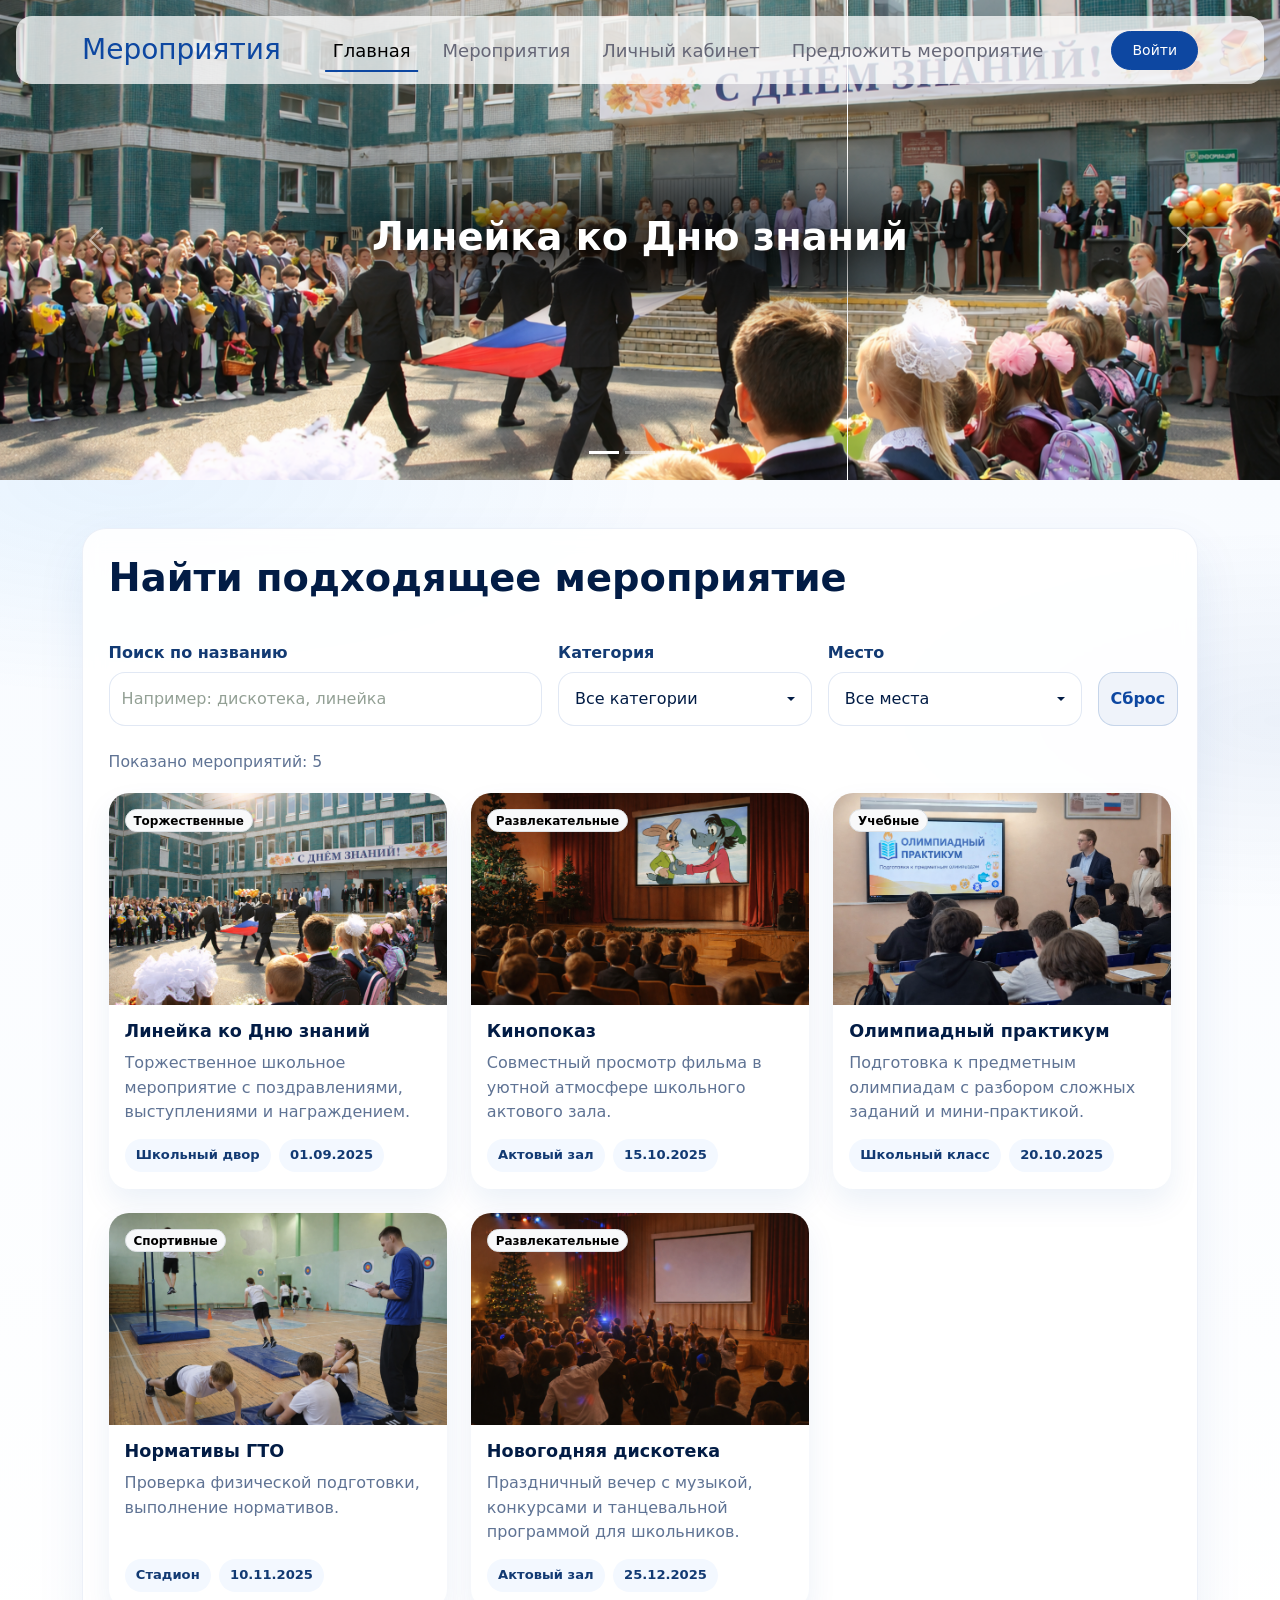
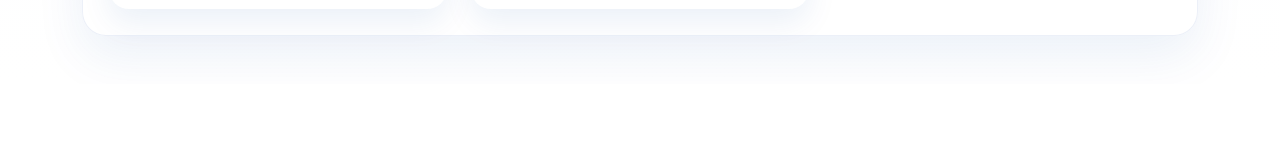
<file: index.html>
<!doctype html>
<html lang="ru">
<head>
    <meta charset="utf-8">
    <meta name="viewport" content="width=device-width, initial-scale=1">
    <title>Мероприятия</title>
    <link href="https://cdn.jsdelivr.net/npm/bootstrap@5.3.8/dist/css/bootstrap.min.css" rel="stylesheet"
          integrity="sha384-sRIl4kxILFvY47J16cr9ZwB07vP4J8+LH7qKQnuqkuIAvNWLzeN8tE5YBujZqJLB" crossorigin="anonymous">
    <link href="css/style.css" rel="stylesheet">
</head>
<body>
<header class="header">
    <nav class="navbar navbar-expand-lg fixed-top navigation" aria-label="Главная навигация">
        <div class="container">
            <a class="navbar-brand me-auto" href="index.html">Мероприятия</a>
            <div class="offcanvas offcanvas-end" tabindex="-1" id="offcanvasNavbar" aria-labelledby="offcanvasNavbarLabel">
                <div class="offcanvas-header">
                    <h5 class="offcanvas-title" id="offcanvasNavbarLabel">Мероприятия</h5>
                    <button type="button" class="btn-close" data-bs-dismiss="offcanvas" aria-label="Закрыть"></button>
                </div>
                <div class="offcanvas-body">
                    <ul class="navbar-nav justify-content-center flex-grow-1 pe-3">
                        <li class="nav-item">
                            <a class="nav-link mx-lg-2 active" aria-current="page" href="index.html">Главная</a>
                        </li>
                        <li class="nav-item">
                            <a class="nav-link mx-lg-2" href="index.html#eventsExplorer">Мероприятия</a>
                        </li>
                        <li class="nav-item">
                            <a class="nav-link mx-lg-2" href="profile.html">Личный кабинет</a>
                        </li>
                        <li class="nav-item">
                            <a class="nav-link mx-lg-2" href="#" data-proposal-link target="_blank" rel="noopener noreferrer">Предложить мероприятие</a>
                        </li>
                    </ul>
                </div>
            </div>
            <a href="login.html" class="login-button">Войти</a>
            <button class="navbar-toggler pe-0" type="button" data-bs-toggle="offcanvas" data-bs-target="#offcanvasNavbar"
                    aria-controls="offcanvasNavbar" aria-label="Переключить навигацию">
                <span class="navbar-toggler-icon"></span>
            </button>
        </div>
    </nav>
</header>

<main class="main">
    <section id="slider">
        <div id="carouselExampleCaptions" class="carousel slide" data-bs-ride="carousel">
            <div class="carousel-indicators" id="carouselIndicators"></div>
            <div class="carousel-inner" id="carouselInner"></div>
            <button class="carousel-control-prev" type="button" data-bs-target="#carouselExampleCaptions"
                    data-bs-slide="prev">
                <span class="carousel-control-prev-icon" aria-hidden="true"></span>
                <span class="visually-hidden">Previous</span>
            </button>
            <button class="carousel-control-next" type="button" data-bs-target="#carouselExampleCaptions"
                    data-bs-slide="next">
                <span class="carousel-control-next-icon" aria-hidden="true"></span>
                <span class="visually-hidden">Next</span>
            </button>
        </div>
    </section>

    <section class="events-explorer py-5" id="eventsExplorer">
        <div class="container">
            <div class="events-shell">
                <div class="events-intro">
                    <h2 class="events-title">Найти подходящее мероприятие</h2>
                </div>

                <div class="row g-3 align-items-end filter-row">
                    <div class="col-12 col-lg-5">
                        <label for="eventSearch" class="form-label filter-label">Поиск по названию</label>
                        <input
                                type="text"
                                class="form-control search-input"
                                id="eventSearch"
                                placeholder="Например: дискотека, линейка"
                        >
                    </div>

                    <div class="col-12 col-md-6 col-lg-3">
                        <label class="form-label filter-label" for="goalDropdownButton">Категория</label>
                        <div class="dropdown custom-filter-dropdown">
                            <button
                                    class="btn custom-filter-toggle dropdown-toggle w-100 text-start"
                                    type="button"
                                    id="goalDropdownButton"
                                    data-bs-toggle="dropdown"
                                    aria-expanded="false"
                            >
                                Все категории
                            </button>
                            <ul class="dropdown-menu custom-filter-menu w-100" aria-labelledby="goalDropdownButton">
                                <li>
                                    <button class="dropdown-item custom-filter-item goal-option" type="button"
                                            data-value="all">Все категории
                                    </button>
                                </li>
                                <li>
                                    <button class="dropdown-item custom-filter-item goal-option" type="button"
                                            data-value="sport">Спортивные
                                    </button>
                                </li>
                                <li>
                                    <button class="dropdown-item custom-filter-item goal-option" type="button"
                                            data-value="fun">Развлекательные
                                    </button>
                                </li>
                                <li>
                                    <button class="dropdown-item custom-filter-item goal-option" type="button"
                                            data-value="study">Учебные
                                    </button>
                                </li>
                                <li>
                                    <button class="dropdown-item custom-filter-item goal-option" type="button"
                                            data-value="ceremony">Торжественные
                                    </button>
                                </li>
                            </ul>
                        </div>
                    </div>

                    <div class="col-12 col-md-6 col-lg-3">
                        <label class="form-label filter-label" for="placeDropdownButton">Место</label>
                        <div class="dropdown custom-filter-dropdown">
                            <button
                                    class="btn custom-filter-toggle dropdown-toggle w-100 text-start"
                                    type="button"
                                    id="placeDropdownButton"
                                    data-bs-toggle="dropdown"
                                    aria-expanded="false"
                            >
                                Все места
                            </button>
                            <ul class="dropdown-menu custom-filter-menu w-100" aria-labelledby="placeDropdownButton">
                                <li>
                                    <button class="dropdown-item custom-filter-item place-option" type="button"
                                            data-value="all">Все места
                                    </button>
                                </li>
                                <li>
                                    <button class="dropdown-item custom-filter-item place-option" type="button"
                                            data-value="assembly">Актовый зал
                                    </button>
                                </li>
                                <li>
                                    <button class="dropdown-item custom-filter-item place-option" type="button"
                                            data-value="yard">Школьный двор
                                    </button>
                                </li>
                                <li>
                                    <button class="dropdown-item custom-filter-item place-option" type="button"
                                            data-value="classroom">Школьный класс
                                    </button>
                                </li>
                                <li>
                                    <button class="dropdown-item custom-filter-item place-option" type="button"
                                            data-value="outside">Вне школы
                                    </button>
                                </li>
                                <li>
                                    <button class="dropdown-item custom-filter-item place-option" type="button"
                                            data-value="stadium">Стадион
                                    </button>
                                </li>
                                <li>
                                    <button class="dropdown-item custom-filter-item place-option" type="button"
                                            data-value="gym1">Спортивный зал №1
                                    </button>
                                </li>
                                <li>
                                    <button class="dropdown-item custom-filter-item place-option" type="button"
                                            data-value="gym2">Спортивный зал №2
                                    </button>
                                </li>
                            </ul>
                        </div>
                    </div>

                    <div class="col-12 col-lg-1 d-grid">
                        <button type="button" class="btn reset-filters" id="resetFilters">
                            Сброс
                        </button>
                    </div>
                </div>

                <div class="events-meta-row">
                    <p class="events-counter mb-0" id="eventsCounter">Показано мероприятий: 0</p>
                </div>

                <div class="row g-4" id="eventsGrid"></div>

                <div class="events-empty d-none" id="eventsEmpty">
                    <h3 class="events-empty-title">Ничего не найдено</h3>
                    <p class="events-empty-text mb-0">
                        Попробуйте изменить запрос или сбросить фильтры.
                    </p>
                </div>
            </div>
        </div>
    </section>
</main>

<footer class="footer">
    <div class="container footer-row">
        <p class="footer-text mb-0">Мероприятия</p>
        <button type="button" class="footer-logout subtle-button" data-auth-logout>Выйти</button>
    </div>
</footer>

<script src="https://cdn.jsdelivr.net/npm/bootstrap@5.3.8/dist/js/bootstrap.bundle.min.js"
        integrity="sha384-FKyoEForCGlyvwx9Hj09JcYn3nv7wiPVlz7YYwJrWVcXK/BmnVDxM+D2scQbITxI"
        crossorigin="anonymous"></script>
<script src="js/auth-core.js"></script>
<script src="js/main.js"></script>
<script src="js/session.js"></script>
</body>
</html>
</file>
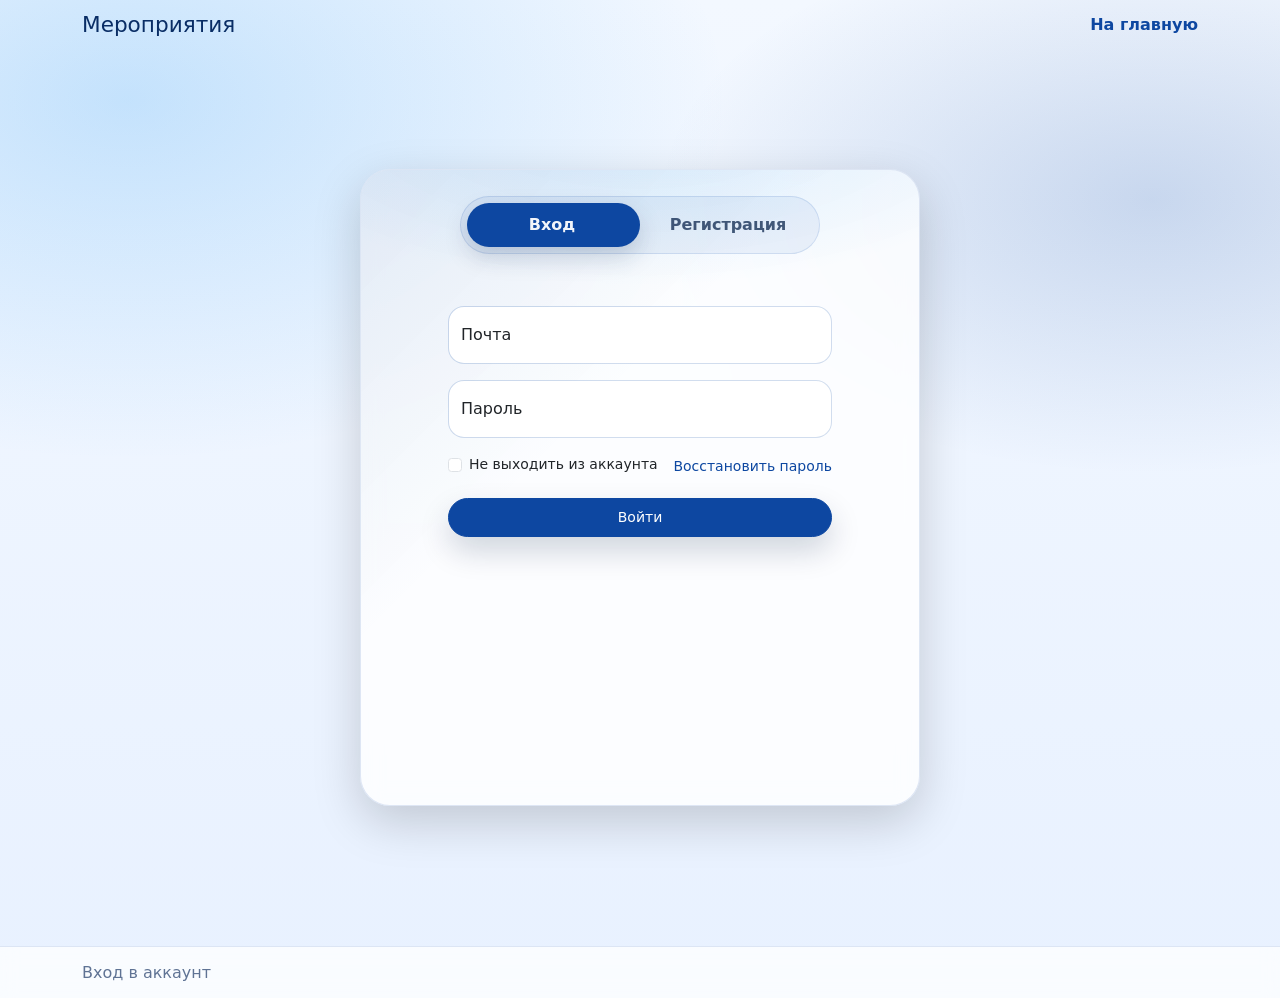
<file: admin.html>
<!doctype html>
<html lang="ru">
<head>
    <meta charset="utf-8">
    <meta name="viewport" content="width=device-width, initial-scale=1">
    <title>Администратор</title>

    <link href="https://cdn.jsdelivr.net/npm/bootstrap@5.3.8/dist/css/bootstrap.min.css" rel="stylesheet"
          integrity="sha384-sRIl4kxILFvY47J16cr9ZwB07vP4J8+LH7qKQnuqkuIAvNWLzeN8tE5YBujZqJLB" crossorigin="anonymous">
    <link href="css/style.css" rel="stylesheet">
</head>
<body class="profile-page">
<header class="header">
    <nav class="navbar navbar-expand-lg fixed-top navigation" aria-label="Навигация панели администратора">
        <div class="container">
            <a class="navbar-brand me-auto" href="index.html">Мероприятия</a>

            <div class="offcanvas offcanvas-end" tabindex="-1" id="offcanvasNavbar"
                 aria-labelledby="offcanvasNavbarLabel">
                <div class="offcanvas-header">
                    <h5 class="offcanvas-title" id="offcanvasNavbarLabel">Мероприятия</h5>
                    <button type="button" class="btn-close" data-bs-dismiss="offcanvas" aria-label="Close"></button>
                </div>

                <div class="offcanvas-body">
                    <ul class="navbar-nav justify-content-center flex-grow-1 pe-3">
                        <li class="nav-item">
                            <a class="nav-link mx-lg-2 active" href="#adminEventsSection">Все мероприятия</a>
                        </li>
                        <li class="nav-item">
                            <a class="nav-link mx-lg-2" href="#" data-proposal-link target="_blank" rel="noopener noreferrer">Заявки</a>
                        </li>
                        <li class="nav-item">
                            <a class="nav-link mx-lg-2" href="#teachersSection">Учителя</a>
                        </li>
                        <li class="nav-item">
                            <a class="nav-link mx-lg-2" href="#studentsSection">Ученики</a>
                        </li>
                    </ul>
                </div>
            </div>

            <a href="login.html" class="login-button">Войти</a>

            <button class="navbar-toggler pe-0" type="button" data-bs-toggle="offcanvas"
                    data-bs-target="#offcanvasNavbar" aria-controls="offcanvasNavbar"
                    aria-label="Toggle navigation">
                <span class="navbar-toggler-icon"></span>
            </button>
        </div>
    </nav>
</header>

<main class="main pt-5">
    <section class="events-explorer py-5">
        <div class="container pt-4 pt-lg-5">
            <div class="events-shell">
                <section class="dashboard-panel-section" id="adminEventsSection">
                    <h1 class="events-title mb-4" id="adminUserTitle">Список мероприятий</h1>

                    <div class="row g-4 mb-4" id="adminEventsGrid"></div>

                    <article class="dashboard-panel">
                        <div class="dashboard-panel-head">
                            <div>
                                <h3 class="dashboard-panel-title" id="eventFormTitle">Добавить мероприятие</h3>
                                <p class="dashboard-panel-text mb-0">Заполните данные нового мероприятия.</p>
                            </div>
                        </div>

                        <form id="eventForm" class="row g-3">
                            <div class="col-12 col-lg-6">
                                <label class="form-label filter-label" for="eventTitleInput">Название</label>
                                <input class="form-control search-input" id="eventTitleInput" type="text" placeholder="Например: Турнир по шахматам">
                            </div>
                            <div class="col-12 col-lg-6">
                                <label class="form-label filter-label" for="eventDateInput">Дата</label>
                                <input class="form-control search-input" id="eventDateInput" type="text" inputmode="numeric" placeholder="ДД.ММ.ГГГГ">
                            </div>
                            <div class="col-12">
                                <label class="form-label filter-label" for="eventDescriptionInput">Описание</label>
                                <textarea class="form-control search-input dashboard-textarea" id="eventDescriptionInput" placeholder="Коротко опишите мероприятие"></textarea>
                            </div>
                            <div class="col-12 col-lg-6">
                                <label class="form-label filter-label" for="eventImageInput">Фото мероприятия</label>
                                <input class="form-control search-input" id="eventImageInput" type="file" accept="image/*">
                            </div>
                            <div class="col-12 col-md-6 col-lg-3">
                                <label class="form-label filter-label" for="eventGoalDropdownButton">Категория</label>
                                <input type="hidden" id="eventGoalInput" value="fun">
                                <div class="dropdown custom-filter-dropdown">
                                    <button
                                        class="btn custom-filter-toggle dropdown-toggle w-100 text-start"
                                        type="button"
                                        id="eventGoalDropdownButton"
                                        data-bs-toggle="dropdown"
                                        aria-expanded="false"
                                    >
                                        Развлекательные
                                    </button>
                                    <ul class="dropdown-menu custom-filter-menu w-100" aria-labelledby="eventGoalDropdownButton">
                                        <li><button class="dropdown-item custom-filter-item event-goal-option" type="button" data-value="fun">Развлекательные</button></li>
                                        <li><button class="dropdown-item custom-filter-item event-goal-option" type="button" data-value="sport">Спортивные</button></li>
                                        <li><button class="dropdown-item custom-filter-item event-goal-option" type="button" data-value="study">Учебные</button></li>
                                        <li><button class="dropdown-item custom-filter-item event-goal-option" type="button" data-value="ceremony">Торжественные</button></li>
                                    </ul>
                                </div>
                            </div>
                            <div class="col-12 col-md-6 col-lg-3">
                                <label class="form-label filter-label" for="eventPlaceDropdownButton">Место</label>
                                <input type="hidden" id="eventPlaceInput" value="assembly">
                                <div class="dropdown custom-filter-dropdown">
                                    <button
                                        class="btn custom-filter-toggle dropdown-toggle w-100 text-start"
                                        type="button"
                                        id="eventPlaceDropdownButton"
                                        data-bs-toggle="dropdown"
                                        aria-expanded="false"
                                    >
                                        Актовый зал
                                    </button>
                                    <ul class="dropdown-menu custom-filter-menu w-100" aria-labelledby="eventPlaceDropdownButton">
                                        <li><button class="dropdown-item custom-filter-item event-place-option" type="button" data-value="assembly">Актовый зал</button></li>
                                        <li><button class="dropdown-item custom-filter-item event-place-option" type="button" data-value="yard">Школьный двор</button></li>
                                        <li><button class="dropdown-item custom-filter-item event-place-option" type="button" data-value="classroom">Школьный класс</button></li>
                                        <li><button class="dropdown-item custom-filter-item event-place-option" type="button" data-value="outside">Вне школы</button></li>
                                        <li><button class="dropdown-item custom-filter-item event-place-option" type="button" data-value="stadium">Стадион</button></li>
                                        <li><button class="dropdown-item custom-filter-item event-place-option" type="button" data-value="gym1">Спортивный зал №1</button></li>
                                        <li><button class="dropdown-item custom-filter-item event-place-option" type="button" data-value="gym2">Спортивный зал №2</button></li>
                                    </ul>
                                </div>
                            </div>
                            <div class="col-12 col-md-6 col-lg-3">
                                <label class="form-label filter-label" for="eventAudienceInput">Для кого</label>
                                <input class="form-control search-input" id="eventAudienceInput" type="text" placeholder="5-11 классы">
                            </div>
                            <div class="col-12 col-md-6 col-lg-3">
                                <label class="form-label filter-label" for="eventCapacityInput">Лимит мест</label>
                                <input class="form-control search-input" id="eventCapacityInput" type="number" min="1" value="30">
                            </div>
                            <div class="col-12 col-lg-6">
                                <label class="form-label filter-label" for="eventTeacherDropdownButton">Ответственный учитель</label>
                                <input type="hidden" id="eventTeacherInput" value="">
                                <div class="dropdown custom-filter-dropdown">
                                    <button
                                        class="btn custom-filter-toggle dropdown-toggle w-100 text-start"
                                        type="button"
                                        id="eventTeacherDropdownButton"
                                        data-bs-toggle="dropdown"
                                        aria-expanded="false"
                                    >
                                        Выберите учителя
                                    </button>
                                    <ul class="dropdown-menu custom-filter-menu w-100" id="eventTeacherMenu" aria-labelledby="eventTeacherDropdownButton"></ul>
                                </div>
                            </div>
                            <div class="col-12 col-lg-6 d-flex align-items-end">
                                <button type="submit" class="site-button">Добавить мероприятие</button>
                            </div>
                            <div class="col-12">
                                <p class="auth-form-msg small mb-0 d-none" id="eventMessage"></p>
                            </div>
                        </form>
                    </article>
                </section>

                <section class="dashboard-panel-section" id="teachersSection">
                    <div class="dashboard-panel-head">
                        <div>
                            <h2 class="events-title h3 mb-1">Управление учителями</h2>
                            <p class="events-counter mb-0">Здесь можно добавлять учителей, редактировать данные и выдавать логин с паролем.</p>
                        </div>
                    </div>

                    <article class="dashboard-panel mb-4">
                        <div class="dashboard-panel-head">
                            <div>
                                <h3 class="dashboard-panel-title">Список учителей</h3>
                                <p class="dashboard-panel-text mb-0">Все учителя с доступом к сайту.</p>
                            </div>
                        </div>
                        <div class="dashboard-list" id="teachersList"></div>
                    </article>

                    <article class="dashboard-panel">
                        <div class="dashboard-panel-head">
                            <div>
                                <h3 class="dashboard-panel-title" id="teacherFormTitle">Добавить учителя</h3>
                                <p class="dashboard-panel-text mb-0">Заполните данные нового учителя или обновите существующие.</p>
                            </div>
                        </div>

                        <form id="teacherForm" class="row g-3">
                            <input type="hidden" id="teacherEditingId" value="">
                            <div class="col-12 col-md-6">
                                <label class="form-label filter-label" for="teacherFirstName">Имя</label>
                                <input class="form-control search-input" id="teacherFirstName" type="text" placeholder="Имя">
                            </div>
                            <div class="col-12 col-md-6">
                                <label class="form-label filter-label" for="teacherLastName">Фамилия</label>
                                <input class="form-control search-input" id="teacherLastName" type="text" placeholder="Фамилия">
                            </div>
                            <div class="col-12 col-md-6">
                                <label class="form-label filter-label" for="teacherEmail">Почта</label>
                                <input class="form-control search-input" id="teacherEmail" type="email" placeholder="teacher@example.com">
                            </div>
                            <div class="col-12 col-md-6">
                                <label class="form-label filter-label" for="teacherPassword">Пароль</label>
                                <input class="form-control search-input" id="teacherPassword" type="text" placeholder="Оставьте пустым для автогенерации">
                            </div>
                            <div class="col-12 d-flex flex-wrap gap-2">
                                <button type="submit" class="site-button" id="teacherSubmitText">Добавить учителя</button>
                                <button type="button" class="subtle-button" id="teacherFormReset">Очистить</button>
                            </div>
                            <div class="col-12">
                                <p class="auth-form-msg small mb-0 d-none" id="teacherMessage"></p>
                            </div>
                        </form>
                    </article>
                </section>

                <section class="dashboard-panel-section" id="studentsSection">
                    <div class="dashboard-panel-head">
                        <div>
                            <h2 class="events-title h3 mb-1">Список учеников</h2>
                        </div>
                    </div>

                    <div class="row g-3 align-items-end filter-row">
                        <div class="col-12 col-lg-5">
                            <label for="studentSearch" class="form-label filter-label">Поиск по имени или классу</label>
                            <input type="text" class="form-control search-input" id="studentSearch" placeholder="Например: тестовый, 9 а">
                        </div>
                        <div class="col-12 col-md-6 col-lg-4">
                            <label class="form-label filter-label" for="classDropdownButton">Класс</label>
                            <div class="dropdown custom-filter-dropdown">
                                <button
                                    class="btn custom-filter-toggle dropdown-toggle w-100 text-start"
                                    type="button"
                                    id="classDropdownButton"
                                    data-bs-toggle="dropdown"
                                    aria-expanded="false"
                                >
                                    Все классы
                                </button>
                                <ul class="dropdown-menu custom-filter-menu w-100" aria-labelledby="classDropdownButton">
                                    <li><button class="dropdown-item custom-filter-item class-option" type="button" data-value="all">Все классы</button></li>
                                    <li><button class="dropdown-item custom-filter-item class-option" type="button" data-value="1">1 класс</button></li>
                                    <li><button class="dropdown-item custom-filter-item class-option" type="button" data-value="2">2 класс</button></li>
                                    <li><button class="dropdown-item custom-filter-item class-option" type="button" data-value="3">3 класс</button></li>
                                    <li><button class="dropdown-item custom-filter-item class-option" type="button" data-value="4">4 класс</button></li>
                                    <li><button class="dropdown-item custom-filter-item class-option" type="button" data-value="5">5 класс</button></li>
                                    <li><button class="dropdown-item custom-filter-item class-option" type="button" data-value="6">6 класс</button></li>
                                    <li><button class="dropdown-item custom-filter-item class-option" type="button" data-value="7">7 класс</button></li>
                                    <li><button class="dropdown-item custom-filter-item class-option" type="button" data-value="8">8 класс</button></li>
                                    <li><button class="dropdown-item custom-filter-item class-option" type="button" data-value="9">9 класс</button></li>
                                    <li><button class="dropdown-item custom-filter-item class-option" type="button" data-value="10">10 класс</button></li>
                                    <li><button class="dropdown-item custom-filter-item class-option" type="button" data-value="11">11 класс</button></li>
                                    <li><button class="dropdown-item custom-filter-item class-option" type="button" data-value="external">Не ученики</button></li>
                                </ul>
                            </div>
                        </div>
                        <div class="col-12 col-md-6 col-lg-3 d-grid">
                            <button type="button" class="btn reset-filters" id="resetStudentFilters">Сброс</button>
                        </div>
                    </div>

                    <div class="events-meta-row">
                        <p class="events-counter mb-0" id="studentsCounter">Найдено учеников: 0</p>
                    </div>

                    <article class="dashboard-panel mb-4">
                        <div class="dashboard-list" id="studentsList"></div>
                    </article>

                    <article class="dashboard-panel">
                        <div class="dashboard-panel-head">
                            <div>
                                <h3 class="dashboard-panel-title" id="studentFormTitle">Добавить ученика</h3>
                                <p class="dashboard-panel-text mb-0">Заполните данные нового ученика или обновите существующие.</p>
                            </div>
                        </div>

                        <form id="studentForm" class="row g-3">
                            <input type="hidden" id="studentEditingId" value="">
                            <div class="col-12 col-md-6">
                                <label class="form-label filter-label" for="studentFirstName">Имя</label>
                                <input class="form-control search-input" id="studentFirstName" type="text" placeholder="Имя">
                            </div>
                            <div class="col-12 col-md-6">
                                <label class="form-label filter-label" for="studentLastName">Фамилия</label>
                                <input class="form-control search-input" id="studentLastName" type="text" placeholder="Фамилия">
                            </div>
                            <div class="col-12 col-md-6">
                                <label class="form-label filter-label" for="studentEmail">Почта</label>
                                <input class="form-control search-input" id="studentEmail" type="email" placeholder="student@example.com">
                            </div>
                            <div class="col-12 col-md-6 d-flex align-items-end">
                                <div class="form-check small mb-3">
                                    <input class="form-check-input" type="checkbox" id="studentIsExternal">
                                    <label class="form-check-label" for="studentIsExternal">Не является учеником школы</label>
                                </div>
                            </div>
                            <div class="col-12 col-sm-6">
                                <label class="form-label filter-label" for="studentClassInput">Класс</label>
                                <input class="form-control search-input" id="studentClassInput" type="number" min="1" max="11" placeholder="9">
                            </div>
                            <div class="col-12 col-sm-6">
                                <label class="form-label filter-label" for="studentLetterInput">Буква</label>
                                <input class="form-control search-input" id="studentLetterInput" type="text" maxlength="1" placeholder="А">
                            </div>
                            <div class="col-12 d-flex flex-wrap gap-2">
                                <button type="submit" class="site-button" id="studentSubmitText">Добавить ученика</button>
                                <button type="button" class="subtle-button" id="studentFormReset">Очистить</button>
                            </div>
                            <div class="col-12">
                                <p class="auth-form-msg small mb-0 d-none" id="studentMessage"></p>
                            </div>
                        </form>
                    </article>
                </section>
            </div>
        </div>
    </section>
</main>

<footer class="footer">
    <div class="container footer-row">
        <p class="footer-text mb-0">Мероприятия</p>
        <button type="button" class="footer-logout subtle-button" data-auth-logout>Выйти</button>
    </div>
</footer>

<script src="https://cdn.jsdelivr.net/npm/bootstrap@5.3.8/dist/js/bootstrap.bundle.min.js"
        integrity="sha384-FKyoEForCGlyvwx9Hj09JcYn3nv7wiPVlz7YYwJrWVcXK/BmnVDxM+D2scQbITxI"
        crossorigin="anonymous"></script>
<script src="js/auth-core.js"></script>
<script src="js/admin.js"></script>
<script src="js/session.js"></script>
</body>
</html>
</file>
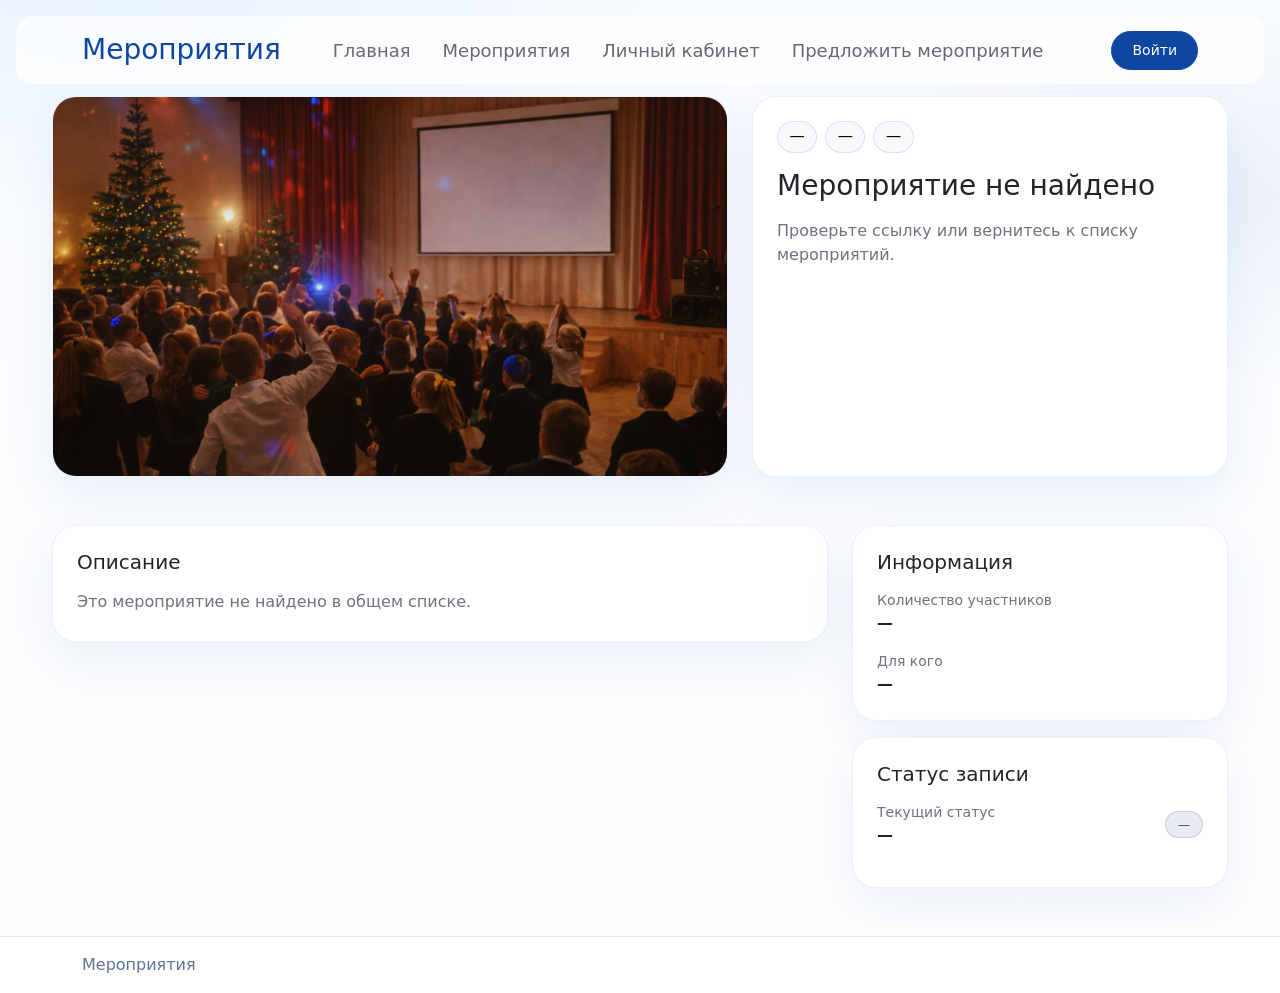
<file: event.html>
<!doctype html>
<html lang="ru">
<head>
    <meta charset="utf-8">
    <meta name="viewport" content="width=device-width, initial-scale=1">
    <title>Мероприятие</title>

    <link href="https://cdn.jsdelivr.net/npm/bootstrap@5.3.8/dist/css/bootstrap.min.css" rel="stylesheet"
          integrity="sha384-sRIl4kxILFvY47J16cr9ZwB07vP4J8+LH7qKQnuqkuIAvNWLzeN8tE5YBujZqJLB" crossorigin="anonymous">
    <link href="css/style.css" rel="stylesheet">
</head>

<body class="event-page">
<header class="header">
    <nav class="navbar navbar-expand-lg fixed-top navigation" aria-label="Навигация страницы мероприятия">
        <div class="container">
            <a class="navbar-brand me-auto" href="index.html">Мероприятия</a>

            <div class="offcanvas offcanvas-end" tabindex="-1" id="offcanvasNavbar"
                 aria-labelledby="offcanvasNavbarLabel">
                <div class="offcanvas-header">
                    <h5 class="offcanvas-title" id="offcanvasNavbarLabel">Мероприятия</h5>
                    <button type="button" class="btn-close" data-bs-dismiss="offcanvas" aria-label="Close"></button>
                </div>

                <div class="offcanvas-body">
                    <ul class="navbar-nav justify-content-center flex-grow-1 pe-3">
                        <li class="nav-item">
                            <a class="nav-link mx-lg-2" href="index.html">Главная</a>
                        </li>
                        <li class="nav-item">
                            <a class="nav-link mx-lg-2" href="index.html#eventsExplorer">Мероприятия</a>
                        </li>
                        <li class="nav-item">
                            <a class="nav-link mx-lg-2" href="profile.html">Личный кабинет</a>
                        </li>
                        <li class="nav-item">
                            <a class="nav-link mx-lg-2" href="#" data-proposal-link target="_blank" rel="noopener noreferrer">Предложить мероприятие</a>
                        </li>
                    </ul>
                </div>
            </div>

            <a href="login.html" class="login-button">Войти</a>

            <button class="navbar-toggler pe-0" type="button" data-bs-toggle="offcanvas"
                    data-bs-target="#offcanvasNavbar" aria-controls="offcanvasNavbar"
                    aria-label="Toggle navigation">
                <span class="navbar-toggler-icon"></span>
            </button>
        </div>
    </nav>
</header>

<main class="main pt-5">
    <div class="container pt-4 pt-lg-5 event-page-container">
        <section class="mb-4 mb-lg-5">
            <div class="row g-4 align-items-stretch">
                <div class="col-12 col-lg-7">
                    <article class="rounded-4 overflow-hidden shadow-sm bg-white">
                        <div class="event-media-ratio">
                            <img id="eventImage"
                                 src="img/carousel1.png"
                                 alt="Афиша мероприятия"
                                 class="w-100 h-100 d-block"
                                 style="object-fit: cover;">
                        </div>
                    </article>
                </div>

                <div class="col-12 col-lg-5">
                    <article class="rounded-4 shadow-sm bg-white p-4 event-side-main-card">
                        <div class="d-flex flex-wrap gap-2 mb-3">
                            <span class="badge rounded-pill text-bg-light border event-meta-badge goal-badge" id="eventGoalBadge">Развлекательное</span>
                            <span class="badge rounded-pill text-bg-light border text-truncate-1 event-meta-badge"
                                  id="eventPlaceBadge">Актовый зал</span>
                            <span class="badge rounded-pill text-bg-light border event-meta-badge" id="eventDateBadge">15.10.2025</span>
                        </div>

                        <h1 class="h3 mb-3 text-break-safe text-clamp-2" id="eventTitle">Название мероприятия</h1>

                        <p class="text-secondary mb-4 text-break-safe text-clamp-3" id="eventShort">
                            Короткое описание в одну-две строки.
                        </p>

                        <div class="d-grid gap-2">
                            <button type="button" class="btn btn-lg site-button event-action-button" id="btnRegister">
                                Записаться
                            </button>

                            <button type="button" class="btn btn-lg d-none subtle-button event-action-button" id="btnCancel">
                                Отменить запись
                            </button>
                        </div>
                    </article>
                </div>
            </div>
        </section>

        <section class="pb-5">
            <div class="row g-4 event-content-grid align-items-start">
                <div class="col-12 col-lg-8">
                    <article class="rounded-4 shadow-sm bg-white p-4 p-lg-4 event-description-card">
                        <h2 class="h5 mb-3">Описание</h2>
                        <div class="content-scroll-x">
                            <p class="text-secondary mb-0 text-break-safe" id="eventDescription">
                                Полное описание мероприятия: что будет, как всё проходит, сколько длится, нужны ли
                                материалы/форма и т.д. Здесь можно писать текст длиннее, и он должен нормально
                                переноситься.
                            </p>
                        </div>
                    </article>
                </div>

                <div class="col-12 col-lg-4">
                    <aside class="event-sidebar" aria-label="Дополнительная информация">
                        <article class="rounded-4 shadow-sm bg-white p-4 event-sidebar-card">
                            <h2 class="h5 mb-3">Информация</h2>

                            <div class="d-flex flex-column gap-3">
                                <div>
                                    <div class="small text-secondary">Количество участников</div>
                                    <div class="fw-semibold text-break-safe" id="eventParticipants">12 / 30</div>
                                </div>

                                <div>
                                    <div class="small text-secondary">Для кого</div>
                                    <div class="fw-semibold text-break-safe" id="eventAudience">5–11 классы</div>
                                </div>
                            </div>
                        </article>

                        <article class="rounded-4 shadow-sm bg-white p-4 event-sidebar-card">
                            <h2 class="h5 mb-3">Статус записи</h2>

                            <div class="d-flex align-items-center justify-content-between gap-3 event-status-row">
                                <div class="min-w-0">
                                    <div class="small text-secondary">Текущий статус</div>
                                    <div class="fw-semibold text-truncate-1" id="registrationStatusText">Вы не записаны</div>
                                </div>

                                <span class="badge rounded-pill registration-status-badge registration-status-badge--inactive" id="registrationStatusBadge">
                                    Вы не записаны
                                </span>
                            </div>

                            <p class="mt-3 small text-secondary mb-0 text-break-safe" id="registrationHint">
                                Нажмите «Записаться», чтобы добавить мероприятие в текущие записи.
                            </p>
                        </article>
                    </aside>
                </div>
            </div>
        </section>
    </div>
</main>

<footer class="footer">
    <div class="container footer-row">
        <p class="footer-text mb-0">Мероприятия</p>
        <button type="button" class="footer-logout subtle-button" data-auth-logout>Выйти</button>
    </div>
</footer>

<script src="https://cdn.jsdelivr.net/npm/bootstrap@5.3.8/dist/js/bootstrap.bundle.min.js"
        integrity="sha384-FKyoEForCGlyvwx9Hj09JcYn3nv7wiPVlz7YYwJrWVcXK/BmnVDxM+D2scQbITxI"
        crossorigin="anonymous"></script>

<script src="js/auth-core.js"></script>
<script src="js/event.js"></script>
<script src="js/session.js"></script>
</body>
</html>
</file>
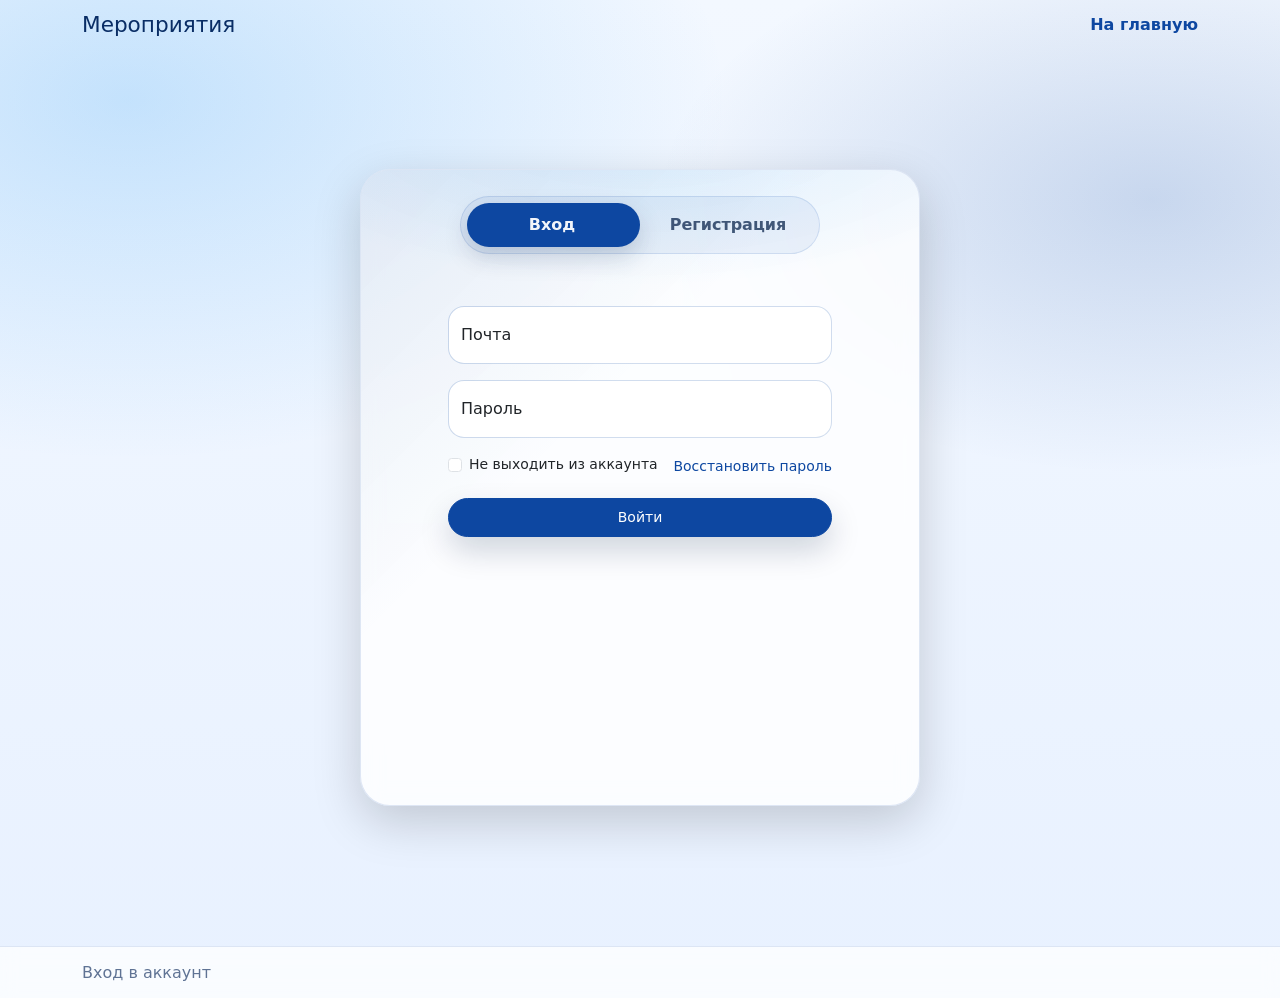
<file: login.html>
<!doctype html>
<html lang="ru">
<head>
    <meta charset="utf-8"/>
    <meta name="viewport" content="width=device-width, initial-scale=1"/>
    <title>Войти в аккаунт</title>

    <link href="https://cdn.jsdelivr.net/npm/bootstrap@5.3.8/dist/css/bootstrap.min.css" rel="stylesheet"
          integrity="sha384-sRIl4kxILFvY47J16cr9ZwB07vP4J8+LH7qKQnuqkuIAvNWLzeN8tE5YBujZqJLB" crossorigin="anonymous">
    <link rel="stylesheet" href="css/auth.css">
</head>

<body class="auth-page">
<header class="header auth-header">
    <nav class="navigation" aria-label="Навигация авторизации">
        <div class="container auth-nav-wrap">
            <h1 class="auth-site-title mb-0">Мероприятия</h1>
            <a class="auth-home-link" href="index.html">На главную</a>
        </div>
    </nav>
</header>

<main class="main auth-main container min-vh-100 d-flex align-items-center justify-content-center">
    <div class="auth-shell mx-auto">
        <div class="auth-card shadow-lg">
            <input class="auth-toggle" type="radio" name="authTab" id="tabLogin" checked>
            <input class="auth-toggle" type="radio" name="authTab" id="tabSignup">

            <div class="auth-head">
                <div class="auth-tabs">
                    <label class="auth-tab" for="tabLogin">Вход</label>
                    <label class="auth-tab" for="tabSignup">Регистрация</label>
                    <span class="auth-indicator" aria-hidden="true"></span>
                </div>
            </div>

            <div class="auth-body">
                <div class="auth-panels">
                    <section class="auth-panel">
                        <form id="loginForm" action="#" method="post" class="needs-validation vstack gap-3 auth-login-form" novalidate>
                            <div class="form-floating">
                                <input type="email" class="form-control" id="loginEmail" placeholder="name@example.com"
                                       required>
                                <label for="loginEmail">Почта</label>
                            </div>

                            <div class="form-floating">
                                <input type="password" class="form-control" id="loginPass" placeholder="Пароль"
                                       required>
                                <label for="loginPass">Пароль</label>
                            </div>

                            <div class="d-flex justify-content-between align-items-center small auth-login-meta">
                                <div class="form-check">
                                    <input class="form-check-input" type="checkbox" id="rememberMe">
                                    <label class="form-check-label" for="rememberMe">Не выходить из аккаунта</label>
                                </div>
                                <a class="forgot-link text-decoration-none" href="index.html">Восстановить пароль</a>
                            </div>

                            <button class="btn btn-lg w-100 auth-btn site-button" type="submit">
                                Войти
                            </button>

                            <p class="auth-form-msg small mb-0 d-none" id="loginMessage"></p>
                        </form>
                    </section>

                    <section class="auth-panel">
                        <form id="signupForm" action="#" method="post" class="needs-validation vstack gap-3" novalidate>
                            <div class="row g-2">
                                <div class="col-12 col-sm-6">
                                    <div class="form-floating">
                                        <input type="text" class="form-control" id="firstName" placeholder="Имя"
                                               required>
                                        <label for="firstName">Имя</label>
                                    </div>
                                </div>
                                <div class="col-12 col-sm-6">
                                    <div class="form-floating">
                                        <input type="text" class="form-control" id="lastName" placeholder="Фамилия"
                                               required>
                                        <label for="lastName">Фамилия</label>
                                    </div>
                                </div>
                            </div>

                            <div class="form-floating">
                                <input type="email" class="form-control" id="signupEmail" placeholder="name@example.com"
                                       required>
                                <label for="signupEmail">Почта</label>
                            </div>

                            <div class="form-floating">
                                <input type="password" class="form-control" id="signupPass" placeholder="Пароль"
                                       required minlength="6">
                                <label for="signupPass">Пароль</label>
                            </div>

                            <div class="form-check small">
                                <input class="form-check-input" type="checkbox" id="isExternalStudent">
                                <label class="form-check-label" for="isExternalStudent">
                                    Не являюсь учеником школы
                                </label>
                            </div>

                            <div class="row g-2" id="schoolFields">
                                <div class="col-6">
                                    <div class="form-floating">
                                        <input
                                            type="number"
                                            class="form-control"
                                            id="studentClass"
                                            placeholder="Класс"
                                            min="1"
                                            max="11"
                                            required
                                        >
                                        <label for="studentClass">Класс</label>
                                    </div>
                                </div>
                                <div class="col-6">
                                    <div class="form-floating">
                                        <input
                                            type="text"
                                            class="form-control"
                                            id="studentLetter"
                                            placeholder="Буква"
                                            pattern="[А-ЯЁ]"
                                            maxlength="1"
                                            required
                                        >
                                        <label for="studentLetter">Буква</label>
                                    </div>
                                </div>
                            </div>

                            <div class="form-check small">
                                <input class="form-check-input" type="checkbox" id="agree" required>
                                <label class="form-check-label" for="agree">
                                    В случае указания недостоверной информации несу ответственность за возможные последствия.
                                </label>
                            </div>

                            <button class="btn btn-lg w-100 auth-btn site-button" type="submit">
                                Зарегистрироваться
                            </button>

                            <p class="auth-form-msg small mb-0 d-none" id="signupMessage"></p>
                        </form>
                    </section>
                </div>
            </div>
        </div>
    </div>
</main>
<footer class="footer auth-footer">
    <div class="container footer-row">
        <p class="footer-text mb-0">Вход в аккаунт</p>
        <button type="button" class="footer-logout subtle-button" data-auth-logout>Выйти</button>
    </div>
</footer>

<script src="js/auth-core.js"></script>
<script src="js/auth.js"></script>
<script src="js/session.js"></script>
</body>
</html>
</file>
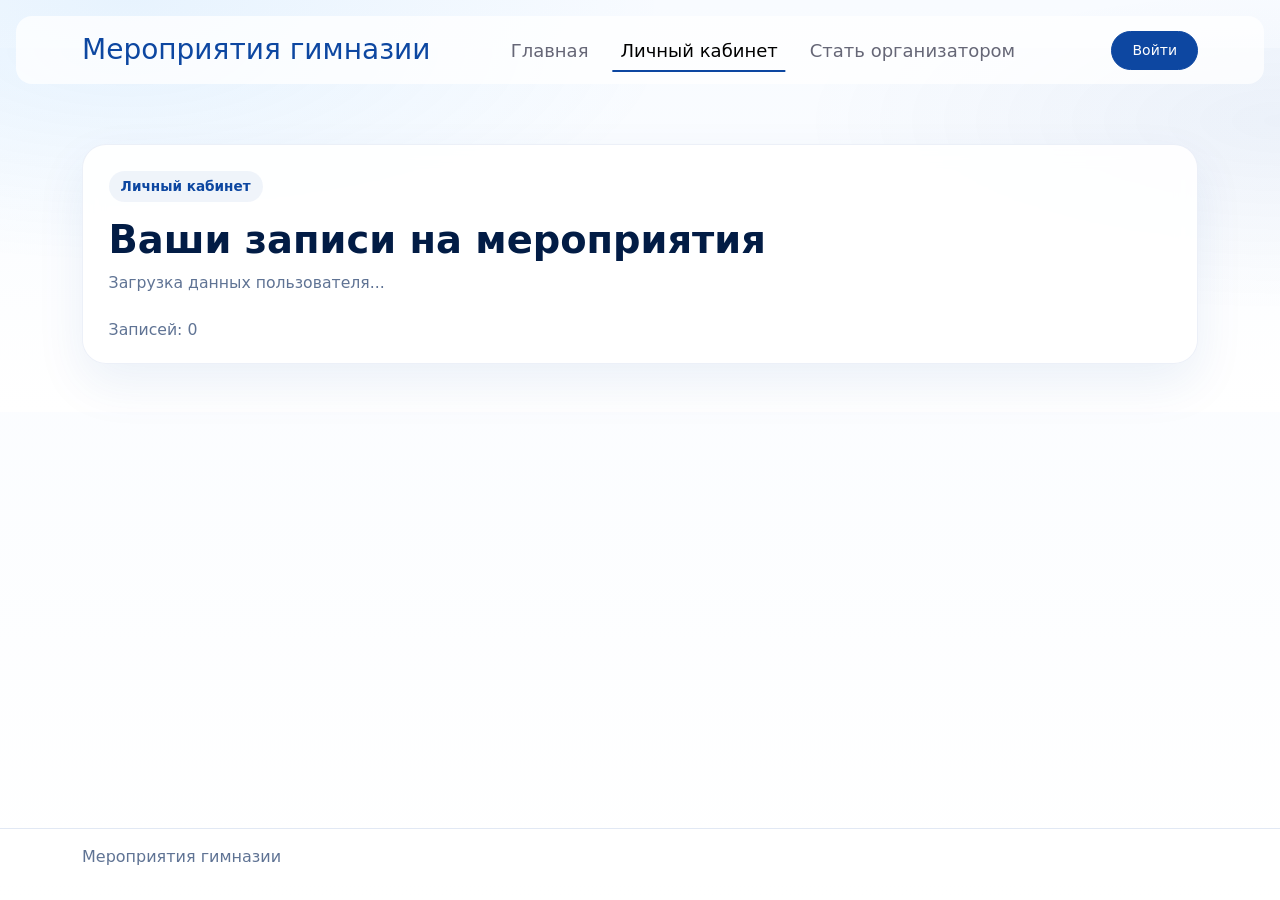
<file: profile.html>
<!doctype html>
<html lang="ru">
<head>
    <meta charset="utf-8">
    <meta name="viewport" content="width=device-width, initial-scale=1">
    <title>Личный кабинет</title>

    <link href="https://cdn.jsdelivr.net/npm/bootstrap@5.3.8/dist/css/bootstrap.min.css" rel="stylesheet"
          integrity="sha384-sRIl4kxILFvY47J16cr9ZwB07vP4J8+LH7qKQnuqkuIAvNWLzeN8tE5YBujZqJLB" crossorigin="anonymous">
    <link href="css/style.css" rel="stylesheet">
</head>
<body class="profile-page">
<header class="header">
    <nav class="navbar navbar-expand-lg fixed-top navigation" aria-label="Навигация личного кабинета">
        <div class="container">
            <a class="navbar-brand me-auto" href="index.html">Мероприятия гимназии</a>

            <div class="offcanvas offcanvas-end" tabindex="-1" id="offcanvasNavbar"
                 aria-labelledby="offcanvasNavbarLabel">
                <div class="offcanvas-header">
                    <h5 class="offcanvas-title" id="offcanvasNavbarLabel">Мероприятия гимназии</h5>
                    <button type="button" class="btn-close" data-bs-dismiss="offcanvas" aria-label="Close"></button>
                </div>

                <div class="offcanvas-body">
                    <ul class="navbar-nav justify-content-center flex-grow-1 pe-3">
                        <li class="nav-item">
                            <a class="nav-link mx-lg-2" href="index.html">Главная</a>
                        </li>
                        <li class="nav-item">
                            <a class="nav-link mx-lg-2 active" href="profile.html" aria-current="page">Личный кабинет</a>
                        </li>
                        <li class="nav-item">
                            <a class="nav-link mx-lg-2" href="login.html">Стать организатором</a>
                        </li>
                    </ul>
                </div>
            </div>

            <a href="login.html" class="login-button">Войти</a>

            <button class="navbar-toggler pe-0" type="button" data-bs-toggle="offcanvas"
                    data-bs-target="#offcanvasNavbar" aria-controls="offcanvasNavbar"
                    aria-label="Toggle navigation">
                <span class="navbar-toggler-icon"></span>
            </button>
        </div>
    </nav>
</header>

<main class="main pt-5">
    <section class="events-explorer py-5">
        <div class="container pt-4 pt-lg-5">
            <div class="events-shell">
                <div class="events-intro profile-intro">
                    <span class="events-kicker">Личный кабинет</span>
                    <h1 class="events-title mb-2">Ваши записи на мероприятия</h1>
                    <p class="events-counter mb-0 text-break-safe" id="profileUserText">Загрузка данных пользователя...</p>
                </div>

                <div class="events-meta-row">
                    <p class="events-counter mb-0" id="profileCounter">Записей: 0</p>
                </div>

                <div class="profile-state-card d-none" id="profileStateCard">
                    <h2 class="events-empty-title mb-2" id="profileStateTitle">Нет данных</h2>
                    <p class="events-empty-text mb-3" id="profileStateText"></p>
                    <a href="login.html" class="profile-state-action site-button" id="profileStateAction">Войти</a>
                </div>

                <div class="row g-4" id="profileEventsGrid"></div>
            </div>
        </div>
    </section>
</main>

<footer class="footer">
    <div class="container footer-row">
        <p class="footer-text mb-0">Мероприятия гимназии</p>
        <button type="button" class="footer-logout subtle-button" data-auth-logout>Выйти</button>
    </div>
</footer>

<script src="https://cdn.jsdelivr.net/npm/bootstrap@5.3.8/dist/js/bootstrap.bundle.min.js"
        integrity="sha384-FKyoEForCGlyvwx9Hj09JcYn3nv7wiPVlz7YYwJrWVcXK/BmnVDxM+D2scQbITxI"
        crossorigin="anonymous"></script>
<script src="js/profile.js"></script>
<script src="js/session.js"></script>
</body>
</html>
</file>
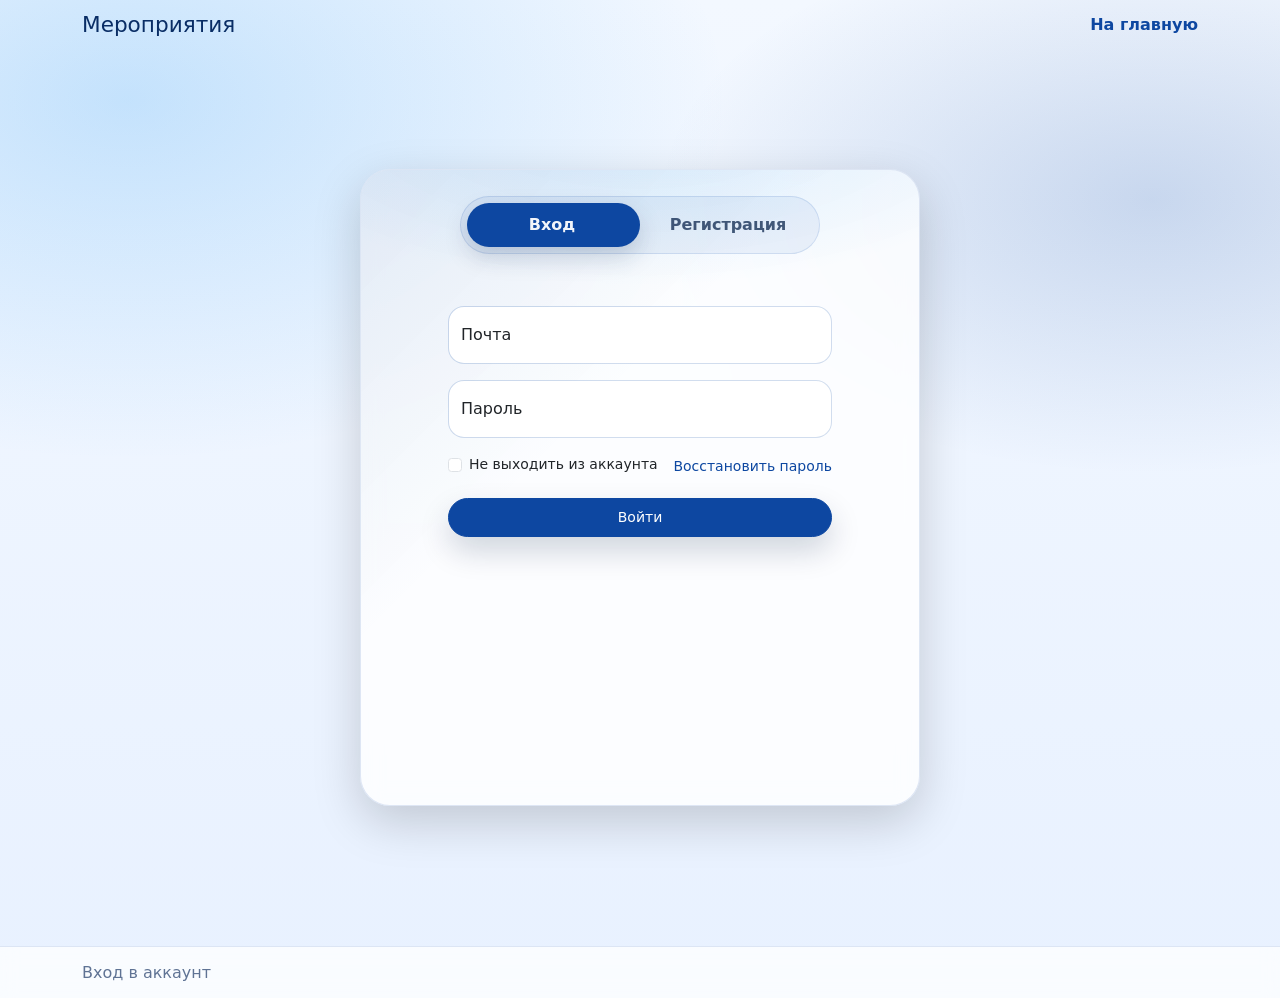
<file: teacher.html>
<!doctype html>
<html lang="ru">
<head>
    <meta charset="utf-8">
    <meta name="viewport" content="width=device-width, initial-scale=1">
    <title>Учитель</title>

    <link href="https://cdn.jsdelivr.net/npm/bootstrap@5.3.8/dist/css/bootstrap.min.css" rel="stylesheet"
          integrity="sha384-sRIl4kxILFvY47J16cr9ZwB07vP4J8+LH7qKQnuqkuIAvNWLzeN8tE5YBujZqJLB" crossorigin="anonymous">
    <link href="css/style.css" rel="stylesheet">
</head>
<body class="profile-page">
<header class="header">
    <nav class="navbar navbar-expand-lg fixed-top navigation" aria-label="Навигация кабинета учителя">
        <div class="container">
            <a class="navbar-brand me-auto" href="index.html">Мероприятия</a>

            <div class="offcanvas offcanvas-end" tabindex="-1" id="offcanvasNavbar"
                 aria-labelledby="offcanvasNavbarLabel">
                <div class="offcanvas-header">
                    <h5 class="offcanvas-title" id="offcanvasNavbarLabel">Мероприятия</h5>
                    <button type="button" class="btn-close" data-bs-dismiss="offcanvas" aria-label="Close"></button>
                </div>

                <div class="offcanvas-body">
                    <ul class="navbar-nav justify-content-center flex-grow-1 pe-3">
                        <li class="nav-item">
                            <a class="nav-link mx-lg-2" href="index.html">Главная</a>
                        </li>
                        <li class="nav-item">
                            <a class="nav-link mx-lg-2" href="index.html#eventsExplorer">Мероприятия</a>
                        </li>
                        <li class="nav-item">
                            <a class="nav-link mx-lg-2 active" href="teacher.html" aria-current="page">Личный кабинет</a>
                        </li>
                        <li class="nav-item">
                            <a class="nav-link mx-lg-2" href="#" data-proposal-link target="_blank" rel="noopener noreferrer">Предложить мероприятие</a>
                        </li>
                    </ul>
                </div>
            </div>

            <a href="login.html" class="login-button">Войти</a>

            <button class="navbar-toggler pe-0" type="button" data-bs-toggle="offcanvas"
                    data-bs-target="#offcanvasNavbar" aria-controls="offcanvasNavbar"
                    aria-label="Toggle navigation">
                <span class="navbar-toggler-icon"></span>
            </button>
        </div>
    </nav>
</header>

<main class="main pt-5">
    <section class="events-explorer py-5">
        <div class="container pt-4 pt-lg-5">
            <div class="events-shell">
                <div class="events-intro profile-intro">
                    <h1 class="events-title mb-2" id="teacherUserTitle">Загрузка...</h1>
                    <p class="events-counter mb-0 text-break-safe" id="teacherUserSubtitle">Здесь собраны мероприятия, где вы назначены ответственным.</p>
                </div>

                <div class="events-meta-row">
                    <p class="events-counter mb-0" id="teacherEventsCounter">Мероприятий под ответственностью: 0</p>
                </div>

                <div class="row g-4 mb-4" id="teacherEventsGrid"></div>

                <section class="dashboard-panel-section">
                    <div class="dashboard-panel-head mb-3">
                        <div>
                            <h2 class="events-title h3 mb-1">Кто зарегистрирован на ваши мероприятия</h2>
                            <p class="events-counter mb-0">Ученики сгруппированы по каждому мероприятию.</p>
                        </div>
                    </div>

                    <div class="dashboard-stack" id="teacherStudentsWrap"></div>
                </section>
            </div>
        </div>
    </section>
</main>

<footer class="footer">
    <div class="container footer-row">
        <p class="footer-text mb-0">Мероприятия</p>
        <button type="button" class="footer-logout subtle-button" data-auth-logout>Выйти</button>
    </div>
</footer>

<script src="https://cdn.jsdelivr.net/npm/bootstrap@5.3.8/dist/js/bootstrap.bundle.min.js"
        integrity="sha384-FKyoEForCGlyvwx9Hj09JcYn3nv7wiPVlz7YYwJrWVcXK/BmnVDxM+D2scQbITxI"
        crossorigin="anonymous"></script>
<script src="js/auth-core.js"></script>
<script src="js/teacher.js"></script>
<script src="js/session.js"></script>
</body>
</html>
</file>
<file: css/style.css>
:root {
    --blue-50:   #E3F2FD;
    --blue-100:  #BBDEFB;
    --blue-200:  #90CAF9;
    --blue-300:  #64B5F6;
    --blue-400:  #42A5F5;
    --blue-500:  #2196F3;
    --blue-600:  #1E88E5;
    --blue-700:  #1976D2;
    --blue-800:  #1565C0;
    --blue-900:  #0D47A1;
    --blue-1000: #092d65;
    --blue-black:#021c45;
    --blue-text: #123a73;
    --blue-muted: #5f7394;
    --blue-surface: #f3f8ff;
    --blue-line: rgba(13, 71, 161, 0.12);
    --blue-line-strong: rgba(13, 71, 161, 0.18);
    --blue-soft: rgba(13, 71, 161, 0.06);
    --blue-soft-hover: rgba(13, 71, 161, 0.10);
    --blue-glow: rgba(13, 71, 161, 0.08);
    --blue-shadow: rgba(13, 71, 161, 0.10);
    --blue-shadow-strong: rgba(13, 71, 161, 0.14);
}

.header {
    position: relative;
    z-index: 1000;
}

.navigation .nav-item,
.navigation .nav-link {
    min-width: 0;
}

.main {
    min-height: calc(100vh - 72px);
}

.footer {
    border-top: 1px solid var(--blue-line);
    background: rgba(255, 255, 255, 0.82);
    backdrop-filter: blur(10px);
    padding: 1rem 0;
}

.footer-text {
    color: var(--blue-muted);
    text-align: center;
    overflow-wrap: break-word;
    hyphens: auto;
}

.text-break-safe {
    overflow-wrap: break-word;
    word-break: break-word;
    hyphens: auto;
}

.text-truncate-1 {
    display: block;
    white-space: nowrap;
    overflow: hidden;
    text-overflow: ellipsis;
    min-width: 0;
}

.text-clamp-2,
.text-clamp-3 {
    display: -webkit-box;
    -webkit-box-orient: vertical;
    overflow: hidden;
}

.text-clamp-2 {
    -webkit-line-clamp: 2;
}

.text-clamp-3 {
    -webkit-line-clamp: 3;
}

.content-scroll-x {
    overflow-x: auto;
    padding-bottom: 0.15rem;
}

.min-w-0 {
    min-width: 0;
}
.navbar {
    background-color: rgba(255, 255, 255, 0.75);
    margin: 1rem;
    border-radius: 1rem;
    padding: 0.5rem;
}

.navbar-brand {
    font-weight: 500;
    color: var(--blue-900);
    font-size: clamp(18px, 3vw, 28px);
    transition: color 0.3s;
}

.login-button,
.site-button {
    background-color: var(--blue-900);
    color: #ffffff;
    font-size: 14px;
    padding: 8px 20px;
    border-radius: 20px;
    text-decoration: none;
    transition: 0.3s background-color;
    font-weight: 500;
    border: 1px solid var(--blue-900);
    display: inline-flex;
    align-items: center;
    justify-content: center;
}

.login-button:hover,
.site-button:hover {
    background: var(--blue-800);
    border-color: var(--blue-800);
    color: #ffffff;
    transform: translateY(-0.5px);
    box-shadow: 0 10px 20px rgba(2, 28, 69, 0.22);
}

.login-button:focus,
.login-button:active,
.site-button:focus,
.site-button:active {
    background: var(--blue-800);
    border-color: var(--blue-800);
    color: #ffffff;
    box-shadow: 0 0 0 0.2rem rgba(13, 71, 161, 0.18);
}

.subtle-button {
    align-items: center;
    border: 1px solid var(--blue-line-strong);
    background: var(--blue-soft);
    color: var(--blue-900);
    border-radius: 20px;
    padding: 8px 20px;
    font-size: 0.88rem;
    font-weight: 500;
    display: inline-flex;
    justify-content: center;
    text-decoration: none;
    transition: background-color 0.3s ease, color 0.3s ease, transform 0.3s ease;
}

.subtle-button:hover {
    background: var(--blue-soft-hover);
    border-color: var(--blue-line-strong);
    color: var(--blue-900);
}

.navbar-toggler {
    border: none;
    font-size: 1.25rem;
}

.navbar-toggler:focus,
.btn-close:focus {
    box-shadow: none;
    outline: none;
}

.nav-link {
    color: #666777;
    font-weight: 500;
    position: relative;
    font-size: 18px;
}

.nav-link:hover,
.nav-link:active {
    color: #000;
}

@media (min-width: 992px) {
    .nav-link::before {
        content: "";
        position: absolute;
        bottom: 0;
        left: 50%;
        transform: translateX(-50%);
        width: 0;
        height: 2px;
        background-color: var(--blue-900);
        visibility: hidden;
        transition: 0.3s ease-in-out;
    }

    .nav-link:hover::before,
    .nav-link.active::before {
        width: 100%;
        visibility: visible;
    }
}

#slider {
    margin-top: 0;
}

#carouselExampleCaptions {
    width: 100%;
}

#carouselExampleCaptions .carousel-inner {
    overflow: hidden;
}

#carouselExampleCaptions .carousel-item {
    aspect-ratio: 16 / 6;
}

.carousel-slide-link {
    position: relative;
    display: block;
    width: 100%;
    height: 100%;
    color: inherit;
    text-decoration: none;
}

#carouselExampleCaptions .carousel-item img {
    width: 100%;
    height: 100%;
    object-fit: cover;
    display: block;
}

.carousel-caption {
    inset: 0;
    display: flex;
    align-items: center;
    justify-content: center;
    padding: 1rem;
    z-index: 2;
    pointer-events: none;
}

.carousel-caption-card {
    max-width: min(90%, 760px);
    padding: 1.4rem 1.8rem;
    position: relative;
    isolation: isolate;
}

.carousel-caption-card::before {
    content: "";
    position: absolute;
    inset: -1.1rem -2.2rem;
    z-index: -1;
    border-radius: 50%;
    background:
        radial-gradient(ellipse at center, rgba(0, 0, 0, 0.84) 0%, rgba(0, 0, 0, 0.58) 38%, rgba(0, 0, 0, 0.24) 68%, rgba(0, 0, 0, 0) 100%);
    filter: blur(24px);
}

.carousel-caption h2 {
    font-size: clamp(1.2rem, 3vw, 3.5rem);
    font-weight: 700;
    color: white;
    text-align: center;
    text-shadow: 0 4px 20px rgba(0, 0, 0, 0.45);
    margin-bottom: 0.35rem;
}

@media (max-width: 768px) {
    .navbar {
        margin: 0.75rem;
    }

    .login-button--profile {
        display: none;
    }

    #carouselExampleCaptions .carousel-item {
        aspect-ratio: 4 / 3;
    }
}

.events-explorer {
    background: radial-gradient(900px 360px at 10% 0%, rgba(33, 150, 243, 0.08), transparent 60%),
    radial-gradient(800px 320px at 100% 20%, rgba(13, 71, 161, 0.06), transparent 60%),
    linear-gradient(180deg, #f8fbff 0%, #ffffff 100%);
}

.events-shell {
    background: rgba(255, 255, 255, 0.9);
    border: 1px solid var(--blue-glow);
    border-radius: 1.5rem;
    padding: clamp(1.25rem, 2vw, 2rem);
    box-shadow: 0 20px 50px var(--blue-glow);
    backdrop-filter: blur(10px);
}

.events-intro {
    margin-bottom: 1.5rem;
}

.events-kicker {
    display: inline-block;
    padding: 0.35rem 0.75rem;
    border-radius: 999px;
    background: var(--blue-soft);
    color: var(--blue-900);
    font-size: 0.85rem;
    font-weight: 600;
    margin-bottom: 0.9rem;
}

.events-title {
    margin: 0 0 0.5rem;
    color: var(--blue-black);
    font-size: clamp(1.7rem, 3vw, 2.5rem);
    font-weight: 700;
}

.filter-row {
    margin-top: 1.25rem;
}

.filter-label {
    color: var(--blue-text);
    font-weight: 600;
    margin-bottom: 0.45rem;
}

.search-input {
    min-height: 54px;
    border-radius: 1rem;
    border: 1px solid var(--blue-line);
    background: rgba(255, 255, 255, 0.95);
    color: var(--blue-black);
    box-shadow: none;
}

.search-input:focus {
    border-color: var(--blue-line-strong);
    box-shadow: 0 0 0 0.2rem var(--blue-glow);
}

.search-input::placeholder {
    color: #93a095;
}

input[type="file"].search-input {
    padding-top: 0.8rem;
    padding-bottom: 0.8rem;
}

.reset-filters {
    min-height: 54px;
    border-radius: 1rem;
    border: 1px solid var(--blue-line-strong);
    background: var(--blue-soft);
    color: var(--blue-900);
    font-weight: 600;
}

.reset-filters:hover {
    background: var(--blue-soft-hover);
    color: var(--blue-900);
}

.events-meta-row {
    display: flex;
    justify-content: space-between;
    align-items: center;
    gap: 1rem;
    margin: 1.5rem 0 1.25rem;
}

.events-counter {
    color: var(--blue-muted);
    font-size: 0.98rem;
    font-weight: 500;
}

.event-card-custom {
    height: 100%;
    border: none;
    border-radius: 1.25rem;
    overflow: hidden;
    background: #ffffff;
    box-shadow: 0 14px 30px var(--blue-glow);
    transition: transform 0.25s ease, box-shadow 0.25s ease;
}

.event-card-custom:hover {
    transform: translateY(-4px);
    box-shadow: 0 18px 38px var(--blue-shadow-strong);
}

.event-card-image-wrap {
    position: relative;
    aspect-ratio: 16 / 10;
    overflow: hidden;
}

.event-card-image {
    width: 100%;
    height: 100%;
    object-fit: cover;
    display: block;
}

.event-card-body {
    padding: 1rem 1rem 1.1rem;
}

.event-card-title {
    margin: 0 0 0.55rem;
    color: var(--blue-black);
    font-size: 1.1rem;
    font-weight: 700;
    display: -webkit-box;
    -webkit-box-orient: vertical;
    -webkit-line-clamp: 2;
    overflow: hidden;
    overflow-wrap: break-word;
    hyphens: auto;
}

.event-card-text {
    color: var(--blue-muted);
    line-height: 1.55;
    margin-bottom: 0.85rem;
    min-height: 4.65em;
    display: -webkit-box;
    -webkit-box-orient: vertical;
    -webkit-line-clamp: 3;
    overflow: hidden;
    overflow-wrap: break-word;
    hyphens: auto;
}

.event-card-meta {
    display: flex;
    flex-wrap: wrap;
    gap: 0.5rem;
}

.event-meta-pill {
    display: inline-flex;
    align-items: center;
    padding: 0.42rem 0.7rem;
    border-radius: 999px;
    background: var(--blue-surface);
    color: var(--blue-text);
    font-size: 0.82rem;
    font-weight: 600;
}

.events-empty {
    margin-top: 1rem;
    padding: 2rem 1rem;
    text-align: center;
    border-radius: 1.25rem;
    background: rgba(13, 71, 161, 0.04);
    border: 1px dashed rgba(13, 71, 161, 0.16);
}

.events-empty-title {
    margin-bottom: 0.5rem;
    color: var(--blue-black);
    font-size: 1.25rem;
    font-weight: 700;
}

.events-empty-text {
    color: var(--blue-muted);
}

@media (max-width: 992px) {
    .events-shell {
        padding: 1.1rem;
    }

    .event-card-text {
        min-height: auto;
    }
}

@media (max-width: 768px) {
    .events-explorer {
        padding-top: 2rem;
        padding-bottom: 2rem;
    }

    .events-meta-row {
        margin-top: 1.2rem;
        margin-bottom: 1rem;
    }

    .events-title {
        line-height: 1.15;
    }
}

.custom-filter-dropdown {
    width: 100%;
}

.custom-filter-toggle {
    min-height: 54px;
    border-radius: 1rem;
    border: 1px solid var(--blue-line);
    background: rgba(255, 255, 255, 0.95);
    color: var(--blue-black);
    font-weight: 450;
    padding: 0.85rem 1rem;
    box-shadow: none;
    transition: border-color 0.2s ease, box-shadow 0.2s ease, background-color 0.2s ease;
    display: flex !important;
    align-items: center;
    justify-content: space-between;
    gap: 0.75rem;
}

.custom-filter-toggle:hover,
.custom-filter-toggle:focus,
.custom-filter-toggle:active,
.custom-filter-toggle.show {
    background: rgba(255, 255, 255, 0.98) !important;
    color: var(--blue-black) !important;
    border-color: rgba(13, 71, 161, 0.25) !important;
    box-shadow: 0 0 0 0.2rem var(--blue-glow) !important;
}

.custom-filter-toggle::after {
    margin-left: auto;
    flex-shrink: 0;
}

.custom-filter-menu {
    margin-top: 0.45rem !important;
    border: 1px solid var(--blue-glow);
    border-radius: 1rem;
    padding: 0.4rem;
    background: rgba(255, 255, 255, 0.98);
    box-shadow: 0 18px 40px var(--blue-shadow);
    overflow: hidden;
    backdrop-filter: blur(10px);
}

.custom-filter-item {
    border-radius: 0.8rem;
    padding: 0.75rem 0.9rem;
    color: #0e2f5a;
    font-weight: 350;
    transition: background-color 0.2s ease, color 0.2s ease;
}

.custom-filter-item:hover,
.custom-filter-item:focus {
    background: var(--blue-soft);
    color: var(--blue-900);
}

.custom-filter-item.active-option {
    background: var(--blue-soft-hover);
    color: var(--blue-900);
    font-weight: 550;
}

@media (max-width: 768px) {
    .custom-filter-menu {
        margin-top: 0.35rem !important;
    }
}

.event-page {
    background: radial-gradient(900px 360px at 10% 0%, rgba(33, 150, 243, 0.08), transparent 60%),
    radial-gradient(800px 320px at 100% 20%, rgba(13, 71, 161, 0.06), transparent 60%),
    linear-gradient(180deg, #f8fbff 0%, #ffffff 100%);
    min-height: 100vh;
}

.event-page main {
    padding-top: 90px;
}

.event-page .rounded-4 {
    border-radius: 1.5rem !important;
    border: 1px solid var(--blue-glow);
}

.event-page .shadow-sm {
    box-shadow: 0 20px 50px var(--blue-glow) !important;
}

.event-page .badge.text-bg-light.border {
    border-color: var(--blue-line) !important;
    color: var(--blue-text);
    font-weight: 400;
    align-content: center;
}

.event-meta-badge {
    display: inline-flex;
    align-items: center;
    justify-content: center;
    min-height: 32px;
    padding: 0.42rem 0.72rem;
    font-size: 0.95rem;
    line-height: 1;
    font-weight: 500;
    white-space: nowrap;
}

.event-page-container {
    max-width: 1200px;
}

.event-media-ratio {
    aspect-ratio: 16 / 9;
}

.event-side-main-card {
    display: flex;
    flex-direction: column;
    padding: 1.25rem;
    min-height: 100%;
}

.event-side-main-card .d-grid {
    margin-top: auto;
}

.event-content-grid {
    align-items: start;
}

.event-description-card {
    overflow-wrap: break-word;
    word-break: break-word;
    hyphens: auto;
    min-width: 0;
}

.event-sidebar {
    display: flex;
    flex-direction: column;
    gap: 1rem;
    min-width: 0;
}

.event-sidebar-card {
    padding: 1.25rem;
}

.event-status-row > * {
    min-width: 0;
}

@media (min-width: 992px) {
    .event-sidebar {
        position: sticky;
        top: 110px;
    }
}

@media (max-width: 991.98px) {
    .event-side-main-card {
        min-height: auto;
    }
}

.event-card-link {
    display: block;
    text-decoration: none;
    color: inherit;
}

.event-card-link:hover {
    color: inherit;
}

.goal-badge {
    background: var(--blue-soft);
    color: var(--blue-900);
    font-weight: 600;
}

.event-action-button {
    min-height: 42px;
}

.registration-status-badge {
    border: 1px solid transparent;
    font-weight: 500;
    letter-spacing: 0;
    padding: 0.42rem 0.75rem;
}

.registration-status-badge--active {
    background: rgba(13, 71, 161, 0.14);
    border-color: rgba(13, 71, 161, 0.25);
    color: #0d47a1;
}

.registration-status-badge--inactive {
    background: rgba(95, 115, 148, 0.14);
    border-color: rgba(95, 115, 148, 0.24);
    color: #324868;
}

.registration-status-badge--neutral {
    background: rgba(143, 102, 0, 0.14);
    border-color: rgba(143, 102, 0, 0.24);
    color: #6c4d00;
}

.profile-page {
    background: radial-gradient(900px 360px at 10% 0%, rgba(33, 150, 243, 0.08), transparent 60%),
    radial-gradient(800px 320px at 100% 20%, rgba(13, 71, 161, 0.06), transparent 60%),
    linear-gradient(180deg, #f8fbff 0%, #ffffff 100%);
    min-height: 100vh;
}

.profile-intro {
    margin-bottom: 1rem;
}

.profile-state-card {
    margin-top: 0.6rem;
    margin-bottom: 1.5rem;
    padding: 1.25rem;
    border-radius: 1rem;
    border: 1px dashed rgba(13, 71, 161, 0.2);
    background: rgba(13, 71, 161, 0.04);
}

.footer-row {
    display: flex;
    align-items: center;
    justify-content: space-between;
    gap: 0.75rem;
    flex-wrap: wrap;
}

.footer-logout {
    display: none;
}

.footer-logout.is-visible {
    display: inline-flex;
}

.profile-state-card--guest {
    border-style: solid;
    border-color: rgba(13, 71, 161, 0.24);
    background: linear-gradient(180deg, rgba(13, 71, 161, 0.05) 0%, rgba(255, 255, 255, 0.9) 100%);
    margin-bottom: 1.5rem;
}

.profile-state-action {
    width: fit-content;
}

.login-button--profile {
    max-width: min(40vw, 240px);
    white-space: nowrap;
    overflow: hidden;
    text-overflow: ellipsis;
}

.dashboard-panel-section + .dashboard-panel-section {
    margin-top: 2rem;
}

.dashboard-panel {
    padding: 1.25rem;
    border-radius: 1.25rem;
    background: rgba(255, 255, 255, 0.96);
    border: 1px solid var(--blue-glow);
    box-shadow: 0 14px 34px var(--blue-glow);
}

.dashboard-panel-head {
    display: flex;
    align-items: flex-start;
    justify-content: space-between;
    gap: 1rem;
    margin-bottom: 1rem;
}

.dashboard-panel-title {
    margin: 0 0 0.3rem;
    color: var(--blue-black);
    font-size: 1.18rem;
    font-weight: 700;
}

.dashboard-panel-text {
    color: var(--blue-muted);
}

.dashboard-stack {
    display: flex;
    flex-direction: column;
    gap: 1rem;
}

.dashboard-list {
    display: flex;
    flex-direction: column;
    gap: 0.75rem;
}

.dashboard-list-row {
    display: flex;
    align-items: center;
    justify-content: space-between;
    gap: 1rem;
    padding: 0.95rem 1rem;
    border-radius: 1rem;
    background: var(--blue-surface);
    border: 1px solid var(--blue-line);
}

.dashboard-list-row > div:first-child {
    min-width: 0;
}

.dashboard-list-title {
    color: var(--blue-black);
    font-weight: 700;
    margin-bottom: 0.2rem;
    overflow-wrap: break-word;
    word-break: break-word;
}

.dashboard-list-subtitle {
    color: var(--blue-muted);
    font-size: 0.92rem;
}

.dashboard-row-actions {
    display: flex;
    align-items: center;
    gap: 0.6rem;
    flex-wrap: wrap;
    justify-content: flex-end;
}

.dashboard-row-actions .event-meta-pill {
    max-width: 100%;
    white-space: normal;
    text-align: center;
}

.dashboard-action-button {
    min-height: 38px;
}

.dashboard-inline-dropdown {
    min-width: 220px;
}

.dashboard-card-note {
    color: var(--blue-text);
    font-size: 0.88rem;
    font-weight: 600;
}

.dashboard-textarea {
    min-height: 120px;
    resize: vertical;
    padding-top: 1rem;
}

.auth-form-msg {
    padding: 0.75rem 0.95rem;
    border-radius: 0.85rem;
    font-weight: 500;
}

.auth-form-msg--error {
    color: #8d2435;
    background: rgba(201, 52, 86, 0.08);
    border: 1px solid rgba(201, 52, 86, 0.18);
}

.auth-form-msg--success {
    color: #145f3a;
    background: rgba(20, 95, 58, 0.08);
    border: 1px solid rgba(20, 95, 58, 0.18);
}

@media (max-width: 768px) {
    .dashboard-list-row,
    .dashboard-panel-head {
        flex-direction: column;
        align-items: flex-start;
    }

    .dashboard-row-actions {
        justify-content: flex-start;
    }
}
</file>
<file: css/auth.css>
:root {
    --auth-top-offset: 72px;
    --blue-50:   #E3F2FD;
    --blue-100:  #BBDEFB;
    --blue-200:  #90CAF9;
    --blue-300:  #64B5F6;
    --blue-400:  #42A5F5;
    --blue-500:  #2196F3;
    --blue-600:  #1E88E5;
    --blue-700:  #1976D2;
    --blue-800:  #1565C0;
    --blue-900:  #0D47A1;
    --blue-1000: #092d65;
    --blue-black:#021c45;
    --blue-text: #123a73;
    --blue-muted: #5f7394;
    --blue-surface: #f3f8ff;
    --blue-line: rgba(13, 71, 161, 0.12);
    --blue-line-strong: rgba(13, 71, 161, 0.18);
    --blue-soft: rgba(13, 71, 161, 0.06);
    --blue-soft-hover: rgba(13, 71, 161, 0.10);
    --blue-glow: rgba(13, 71, 161, 0.08);
    --blue-shadow: rgba(13, 71, 161, 0.10);
    --blue-shadow-strong: rgba(13, 71, 161, 0.14);
}

.header {
    position: relative;
    z-index: 20;
}

.main {
    min-width: 0;
}

.footer {
    border-top: 1px solid var(--blue-line);
    background: rgba(255, 255, 255, 0.75);
    backdrop-filter: blur(8px);
    padding: 0.85rem 0;
}

.footer-text {
    color: var(--blue-muted);
    text-align: center;
    overflow-wrap: break-word;
    hyphens: auto;
}

.auth-header {
    padding-top: 0.75rem;
}

.auth-nav-wrap {
    display: flex;
    align-items: center;
    justify-content: space-between;
    gap: 1rem;
    min-width: 0;
}

.auth-site-title {
    font-size: clamp(1.05rem, 2vw, 1.35rem);
    color: var(--blue-1000);
    overflow-wrap: break-word;
    hyphens: auto;
}

.auth-home-link {
    color: var(--blue-900);
    text-decoration: none;
    font-weight: 600;
    white-space: nowrap;
}

.auth-home-link:hover {
    color: var(--blue-700);
}

.auth-footer {
    margin-top: 0.5rem;
}

.auth-page {
    min-height: 100vh;
    background:
            radial-gradient(1000px 600px at 10% 10%, rgba(33,150,243,.22), transparent 60%),
            radial-gradient(900px 500px at 90% 20%, rgba(13,71,161,.18), transparent 55%),
            linear-gradient(180deg, #f3f8ff, #e8f1ff);
}

.auth-main {
    padding-top: 1.5rem;
    padding-bottom: 1.5rem;
}

.auth-shell {
    max-width: clamp(340px, 48vw, 560px);
}

.auth-card {
    position: relative;
    border-radius: 30px;
    overflow: hidden;
    border: 1px solid var(--blue-line);
    background: rgba(255,255,255,.82);
    backdrop-filter: blur(10px);
}

.auth-card::before {
    content: "";
    position: absolute;
    inset: 0;
    background:
            linear-gradient(135deg, rgba(13,71,161,.10), transparent 40%),
            radial-gradient(700px 300px at 50% -10%, rgba(33,150,243,.18), transparent 60%);
    pointer-events: none;
}

.auth-head {
    position: relative;
    padding: clamp(18px, 3vw, 26px);
}

.auth-body {
    position: relative;
    padding: clamp(18px, 3vw, 26px);
}

.auth-tabs {
    position: relative;
    display: grid;
    grid-template-columns: 1fr 1fr;
    gap: 6px;
    padding: 6px;
    border-radius: 999px;
    background: var(--blue-soft);
    border: 1px solid var(--blue-line);
    width: 100%;
    max-width: 360px;
    margin: 0 auto;
}

.auth-tab {
    position: relative;
    z-index: 2;
    text-align: center;
    padding: 10px 12px;
    border-radius: 50px;
    cursor: pointer;
    user-select: none;
    font-weight: 600;
    color: rgba(2,28,69,.72);
    transition: color .2s ease;
}

.auth-indicator {
    position: absolute;
    inset: 6px;
    width: calc(50% - 6px);
    border-radius: 50px;
    background: var(--blue-900);
    box-shadow: 0 10px 25px rgba(2,28,69,.18);
    transform: translateX(0);
    transition: transform .35s ease;
}

.auth-toggle {
    position: absolute;
    opacity: 0;
    pointer-events: none;
}

.auth-panels {
    display: flex;
    width: 200%;
    transform: translateX(0);
    transition: transform .45s cubic-bezier(.2,.8,.2,1);
}

.auth-panel {
    width: 50%;
}

.auth-panel form {
    max-width: clamp(200px, 30vw, 420px);
    margin: 0 auto;
}

.auth-login-form {
    align-items: center;
    max-width: min(100%, 360px);
}

.auth-login-form > * {
    width: 100%;
}

.auth-login-meta {
    display: flex;
    justify-content: space-between;
    align-items: center;
    gap: 0.75rem;
    text-align: left;
}

.auth-login-meta .form-check {
    margin-bottom: 0;
}

.auth-login-form .auth-btn {
    margin-top: 0.25rem;
}

#tabSignup:checked ~ .auth-head .auth-indicator {
    transform: translateX(100%);
}

#tabSignup:checked ~ .auth-body .auth-panels {
    transform: translateX(-50%);
}

#tabLogin:checked ~ .auth-head .auth-tab[for="tabLogin"],
#tabSignup:checked ~ .auth-head .auth-tab[for="tabSignup"] {
    color: rgba(255,255,255,.95);
}

.auth-card .form-control {
    border-radius: 16px;
    border-color: var(--blue-line-strong);
}

.auth-card .form-control:focus {
    border-color: rgba(13,71,161,.45);
    box-shadow: 0 0 0 .25rem rgba(33,150,243,.18);
}

.site-button,
.auth-btn {
    background-color: var(--blue-900);
    color: #ffffff;
    font-size: 14px;
    padding: 8px 20px;
    border-radius: 20px;
    text-decoration: none;
    transition: 0.3s background-color;
    font-weight: 500;
    border: 1px solid var(--blue-900);
    display: inline-flex;
    align-items: center;
    justify-content: center;
}

.auth-btn {
    background: var(--blue-900);
    box-shadow: 0 14px 30px rgba(2,28,69,.18);
    transition: transform .15s ease, box-shadow .15s ease, filter .15s ease, background-color .3s ease;
    margin-bottom: 15px;
}

.site-button:hover,
.auth-btn:hover {
    background: var(--blue-800);
    border-color: var(--blue-800);
    color: #ffffff;
    transform: translateY(-0.5px);
}

.auth-btn:hover {
    box-shadow: 0 18px 40px rgba(2,28,69,.22);
}

.site-button:focus,
.site-button:active,
.auth-btn:focus,
.auth-btn:active {
    background: var(--blue-800) !important;
    border-color: var(--blue-800) !important;
    color: #ffffff !important;
    box-shadow: 0 0 0 .25rem rgba(33,150,243,.18) !important;
}

.subtle-button {
    align-items: center;
    border: 1px solid var(--blue-line-strong);
    background: var(--blue-soft);
    color: var(--blue-900);
    border-radius: 20px;
    padding: 8px 20px;
    font-size: 0.88rem;
    font-weight: 500;
    display: inline-flex;
    justify-content: center;
    text-decoration: none;
    transition: background-color 0.3s ease, color 0.3s ease, transform 0.3s ease;
}

.subtle-button:hover {
    background: var(--blue-soft-hover);
    border-color: var(--blue-line-strong);
    color: var(--blue-900);
}

.forgot-link {
    color: var(--blue-900);
}

.forgot-link:hover {
    color: var(--blue-700);
}

.auth-form-msg {
    border-radius: 12px;
    padding: 0.55rem 0.75rem;
    overflow-wrap: break-word;
    hyphens: auto;
}

.auth-form-msg--error {
    color: #8a1c1c;
    background: rgba(220, 53, 69, 0.08);
    border: 1px solid rgba(220, 53, 69, 0.2);
}

.auth-form-msg--success {
    color: #0f5132;
    background: rgba(25, 135, 84, 0.1);
    border: 1px solid rgba(25, 135, 84, 0.25);
}

@media (max-width: 576px) {
    .auth-main {
        align-items: flex-start !important;
        padding-top: calc(var(--auth-top-offset) + 0.75rem);
        padding-bottom: 1.25rem;
    }

    .auth-body {
        padding: 12px 14px;
    }

    .auth-panel form {
        max-width: 90%;
    }

    .auth-login-form {
        max-width: min(100%, 320px);
    }

    .auth-login-meta {
        flex-direction: column;
        align-items: flex-start;
    }
}

@media (max-width: 420px) {
    .auth-tabs {
        max-width: 100%;
    }
}

.footer-row {
    display: flex;
    align-items: center;
    justify-content: space-between;
    gap: 0.75rem;
    flex-wrap: wrap;
}

.footer-logout {
    display: none;
}

.footer-logout.is-visible {
    display: inline-flex;
}
</file>
